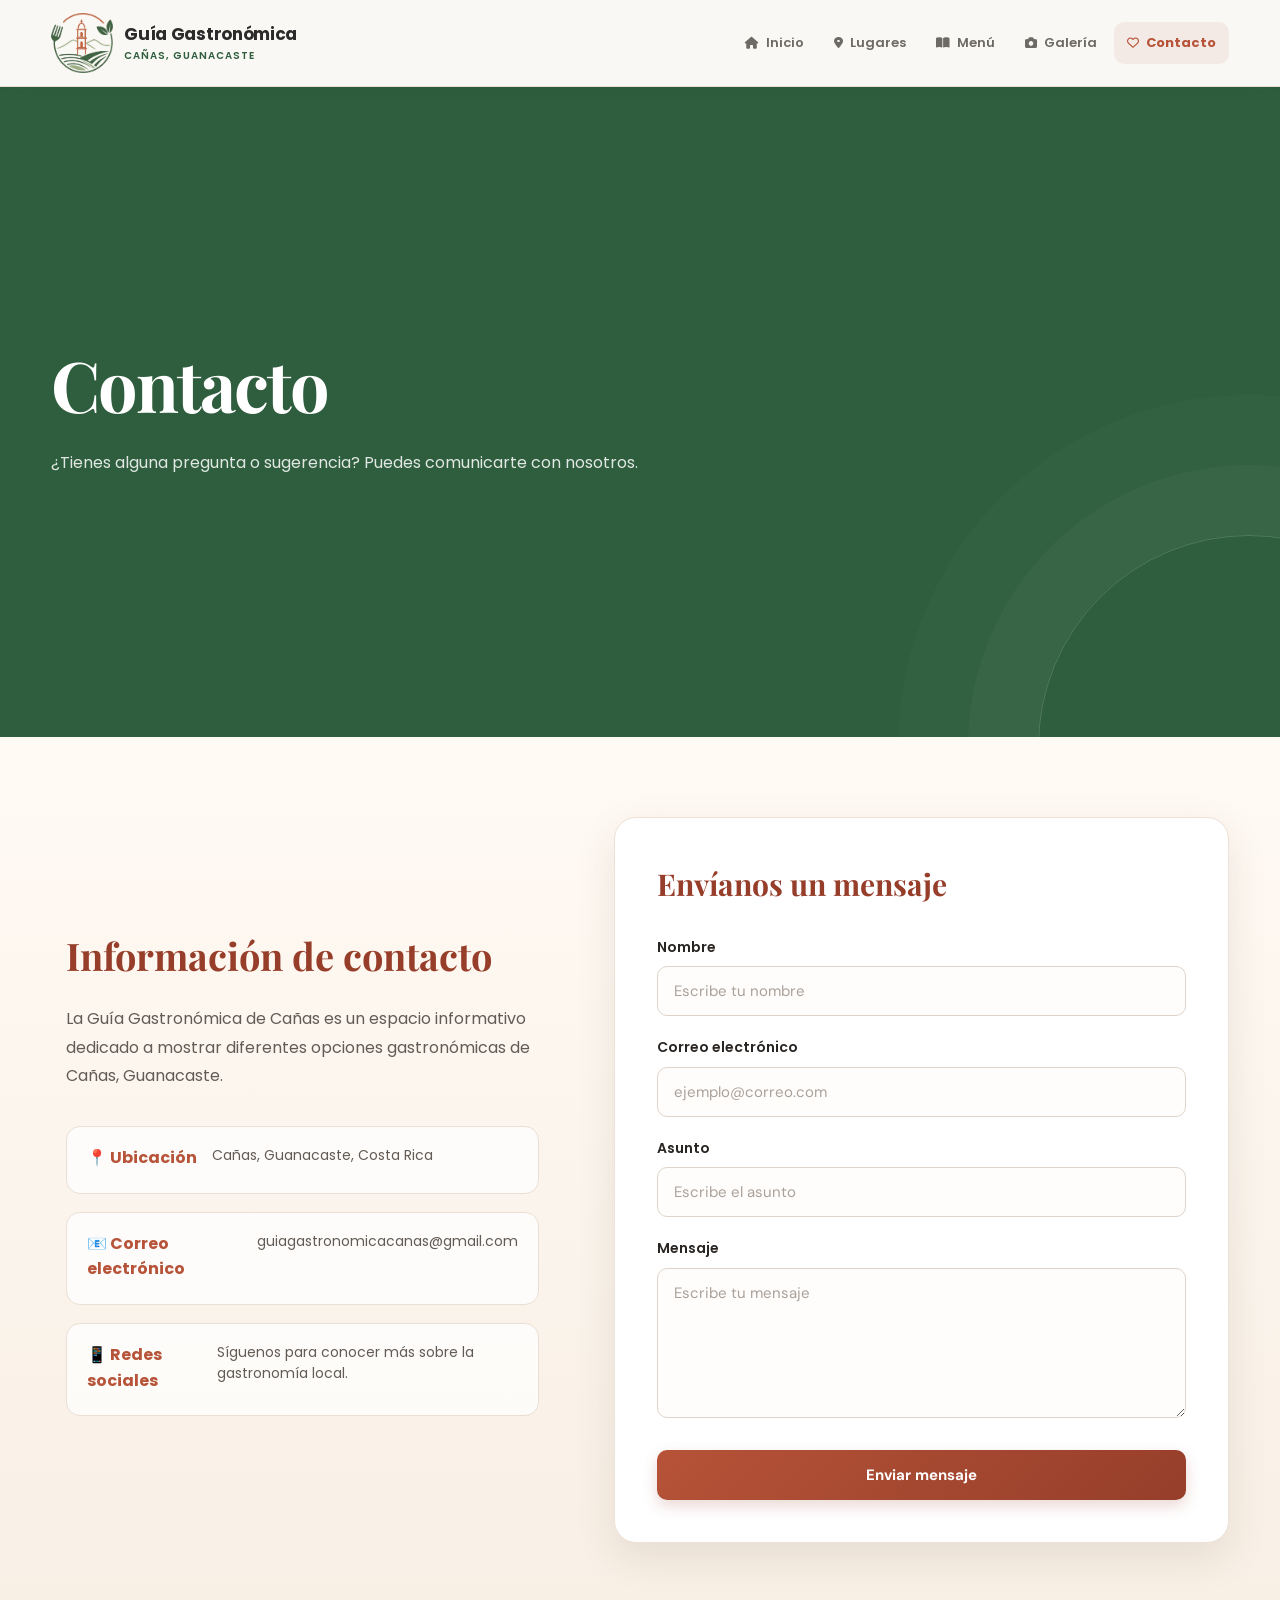
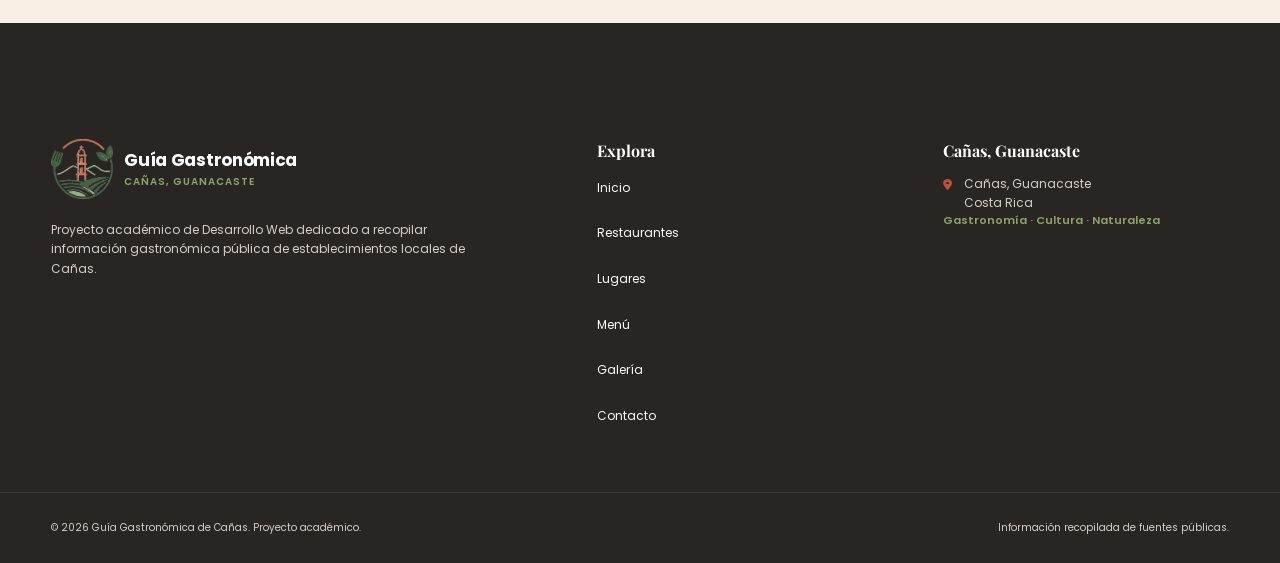
<file: contacto.html>
<!DOCTYPE html>
<html lang="es">

<head>

    <meta charset="UTF-8">

    <meta 
        name="viewport" 
        content="width=device-width, initial-scale=1.0"
    >

    <meta 
        name="description" 
        content="Galería gastronómica de Cañas, Guanacaste. Fotografías de restaurantes, comidas y lugares locales."
    >

    <meta 
        name="author" 
        content="Guía Gastronómica de Cañas"
    >

    <title>Contacto | Guía Gastronómica de Cañas</title>

    <link rel="preconnect" href="https://fonts.googleapis.com">

    <link 
        rel="preconnect" 
        href="https://fonts.gstatic.com" 
        crossorigin
    >

    <link 
        href="https://fonts.googleapis.com/css2?family=DM+Sans:wght@400;500;600;700&family=Playfair+Display:wght@600;700&display=swap" 
        rel="stylesheet"
    >

    <link rel="stylesheet" href="styles.css">

</head>

<body>

    <!-- ==============================
         ENCABEZADO
    =============================== -->
<!DOCTYPE html>
<html lang="es">

<head>

    <meta charset="UTF-8">

    <meta
        name="viewport"
        content="width=device-width, initial-scale=1.0"
    >

    <meta
        name="description"
        content="Menú de restaurantes y lugares gastronómicos de Cañas, Guanacaste."
    >

    <meta
        name="author"
        content="Guía Gastronómica de Cañas"
    >

    <meta name="theme-color" content="#B65339">

    <title>
        Menú | Guía Gastronómica de Cañas
    </title>


    <!-- =====================================================
         FAVICON
         ===================================================== -->

    <link
        rel="icon"
        type="image/png"
        href="favicon.png"
    >


    <!-- =====================================================
         HOJA DE ESTILOS
         ===================================================== -->

    <link
        rel="stylesheet"
        href="styles.css"
    >


    <!-- =====================================================
         GOOGLE FONTS
         ===================================================== -->

    <link rel="preconnect" href="https://fonts.googleapis.com">

    <link
        rel="preconnect"
        href="https://fonts.gstatic.com"
        crossorigin
    >

    <link
        href="https://fonts.googleapis.com/css2?family=Poppins:wght@400;500;600;700&display=swap"
        rel="stylesheet"
    >


    <!-- =====================================================
         FONT AWESOME
         ===================================================== -->

    <link
        rel="stylesheet"
        href="https://cdnjs.cloudflare.com/ajax/libs/font-awesome/6.5.2/css/all.min.css"
    >

</head>


<body>


    <!-- =====================================================
         HEADER
         ===================================================== -->

    <header class="header">

        <div class="contenedor header-contenido">


            <!-- LOGO -->

            <a
                href="ndex.html"
                class="logo"
                aria-label="Guía Gastronómica de Cañas - Inicio"
            >

                <img
                    src="logo.png"
                    alt="Logo de Guía Gastronómica de Cañas"
                    class="logo-imagen"
                >

                <span class="logo-texto">

                    <strong>
                        Guía Gastronómica
                    </strong>

                    <small>
                        Cañas, Guanacaste
                    </small>

                </span>

            </a>


            <!-- MENÚ MÓVIL -->

            <button
                class="menu-toggle"
                id="menu-toggle"
                aria-label="Abrir menú de navegación"
                aria-expanded="false"
            >

                <i class="fa-solid fa-bars"></i>

            </button>


            <!-- NAVEGACIÓN -->

            <nav
                class="nav"
                id="nav"
                aria-label="Navegación principal"
            >

                <ul class="nav-lista">

                    <li>

                        <a
                            href="../html/index.html"
                            class="nav-link"
                        >

                            <i class="fa-solid fa-house"></i>

                            Inicio

                        </a>

                    </li>


                    <li>

                        <a
                            href="lugares.html"
                            class="nav-link"
                        >

                            <i class="fa-solid fa-location-dot"></i>

                            Lugares

                        </a>

                    </li>


                    <li>

                        <a
                            href="menu.html"
                            class="nav-link"
                        >

                            <i class="fa-solid fa-book-open"></i>

                            Menú

                        </a>

                    </li>


                    <li>

                        <a
                            href="galeria.html"
                            class="nav-link"
                        >

                            <i class="fa-solid fa-camera"></i>

                            Galería

                        </a>

                    </li>


                    <li>

                        <a
                            href="contacto.html"
                            class="nav-link activo"
                        >

                            <i class="fa-regular fa-heart"></i>

                            Contacto

                        </a>

                    </li>

                </ul>

            </nav>

        </div>

    </header>


    <!-- ============================= -->
    <!-- CONTENIDO PRINCIPAL -->
    <!-- ============================= -->

    <main>

        <!-- HERO -->

        <section class="hero">

            <div class="contenedor">

                <h1>Contacto</h1>

                <p>
                    ¿Tienes alguna pregunta o sugerencia?
                    Puedes comunicarte con nosotros.
                </p>

            </div>

        </section>


        <!-- INFORMACIÓN DE CONTACTO -->

        <section class="contacto">

            <div class="contenedor">

                <div class="contacto-grid">

                    <!-- INFORMACIÓN -->

                    <div class="contacto-info">

                        <h2>Información de contacto</h2>

                        <p>
                            La Guía Gastronómica de Cañas es un espacio
                            informativo dedicado a mostrar diferentes
                            opciones gastronómicas de Cañas, Guanacaste.
                        </p>

                        <div class="contacto-dato">

                            <h3>📍 Ubicación</h3>

                            <p>
                                Cañas, Guanacaste, Costa Rica
                            </p>

                        </div>

                        <div class="contacto-dato">

                            <h3>📧 Correo electrónico</h3>

                            <p>
                                guiagastronomicacanas@gmail.com
                            </p>

                        </div>

                        <div class="contacto-dato">

                            <h3>📱 Redes sociales</h3>

                            <p>
                                Síguenos para conocer más sobre
                                la gastronomía local.
                            </p>

                        </div>

                    </div>


                    <!-- FORMULARIO -->

                    <div class="contacto-formulario">

                        <h2>Envíanos un mensaje</h2>

                        <form id="formulario-contacto">

                            <div class="form-grupo">

                                <label for="nombre">
                                    Nombre
                                </label>

                                <input
                                    type="text"
                                    id="nombre"
                                    name="nombre"
                                    placeholder="Escribe tu nombre"
                                    required
                                >

                            </div>


                            <div class="form-grupo">

                                <label for="correo">
                                    Correo electrónico
                                </label>

                                <input
                                    type="email"
                                    id="correo"
                                    name="correo"
                                    placeholder="ejemplo@correo.com"
                                    required
                                >

                            </div>


                            <div class="form-grupo">

                                <label for="asunto">
                                    Asunto
                                </label>

                                <input
                                    type="text"
                                    id="asunto"
                                    name="asunto"
                                    placeholder="Escribe el asunto"
                                    required
                                >

                            </div>


                            <div class="form-grupo">

                                <label for="mensaje">
                                    Mensaje
                                </label>

                                <textarea
                                    id="mensaje"
                                    name="mensaje"
                                    rows="6"
                                    placeholder="Escribe tu mensaje"
                                    required
                                ></textarea>

                            </div>


                            <button
                                type="submit"
                                class="boton"
                            >
                                Enviar mensaje
                            </button>

                        </form>

                    </div>

                </div>

            </div>

        </section>

    </main>


    <!-- =====================================================
         FOOTER
         ===================================================== -->

    <footer class="footer">


        <div class="contenedor footer-grid">


            <!-- IDENTIDAD -->

            <div class="footer-columna">


                <a 
                    href="index.html" 
                    class="logo logo-footer"
                >

                    <img 
                        src="logo.png"
                        alt="Guía Gastronómica de Cañas"
                        class="logo-imagen"
                    >


                    <span class="logo-texto">

                        <strong>
                            Guía Gastronómica
                        </strong>

                        <small>
                            Cañas, Guanacaste
                        </small>

                    </span>

                </a>


                <p>

                    Proyecto académico de Desarrollo Web dedicado
                    a recopilar información gastronómica pública
                    de establecimientos locales de Cañas.

                </p>

            </div>



            <!-- ENLACES -->

            <div class="footer-columna">


                <h3>

                    Explora

                </h3>


                <ul class="footer-enlaces">


                    <li>
                        <a href="index.html">
                            Inicio
                        </a>
                    </li>


                    <li>
                        <a href="lugares.html">
                            Restaurantes
                        </a>
                    </li>


                    <li>
                        <a href="lugares.html">
                            Lugares
                        </a>
                    </li>


                    <li>
                        <a href="../html/menu.html">
                            Menú
                        </a>
                    </li>


                    <li>
                        <a href="galeria.html">
                            Galería
                        </a>
                    </li>


                    <li>
                        <a href="contacto.html">
                            Contacto
                        </a>
                    </li>

                </ul>

            </div>



            <!-- UBICACIÓN -->

            <div class="footer-columna">


                <h3>

                    Cañas, Guanacaste

                </h3>


                <p class="footer-ubicacion">


                    <i class="fa-solid fa-location-dot"></i>


                    <span>

                        Cañas, Guanacaste<br>
                        Costa Rica

                    </span>

                </p>


                <p class="footer-frase">

                    Gastronomía · Cultura · Naturaleza

                </p>

            </div>

        </div>



        <!-- BARRA INFERIOR -->

        <div class="footer-bottom">


            <div class="contenedor footer-bottom-contenido">


                <p>

                    © 2026 Guía Gastronómica de Cañas.
                    Proyecto académico.

                </p>


                <p>

                    Información recopilada de fuentes públicas.

                </p>

            </div>

        </div>

    </footer>



    <!-- =====================================================
         JAVASCRIPT
         ===================================================== -->

    <script src="script.js"></script>
</body>
</html>
</file>
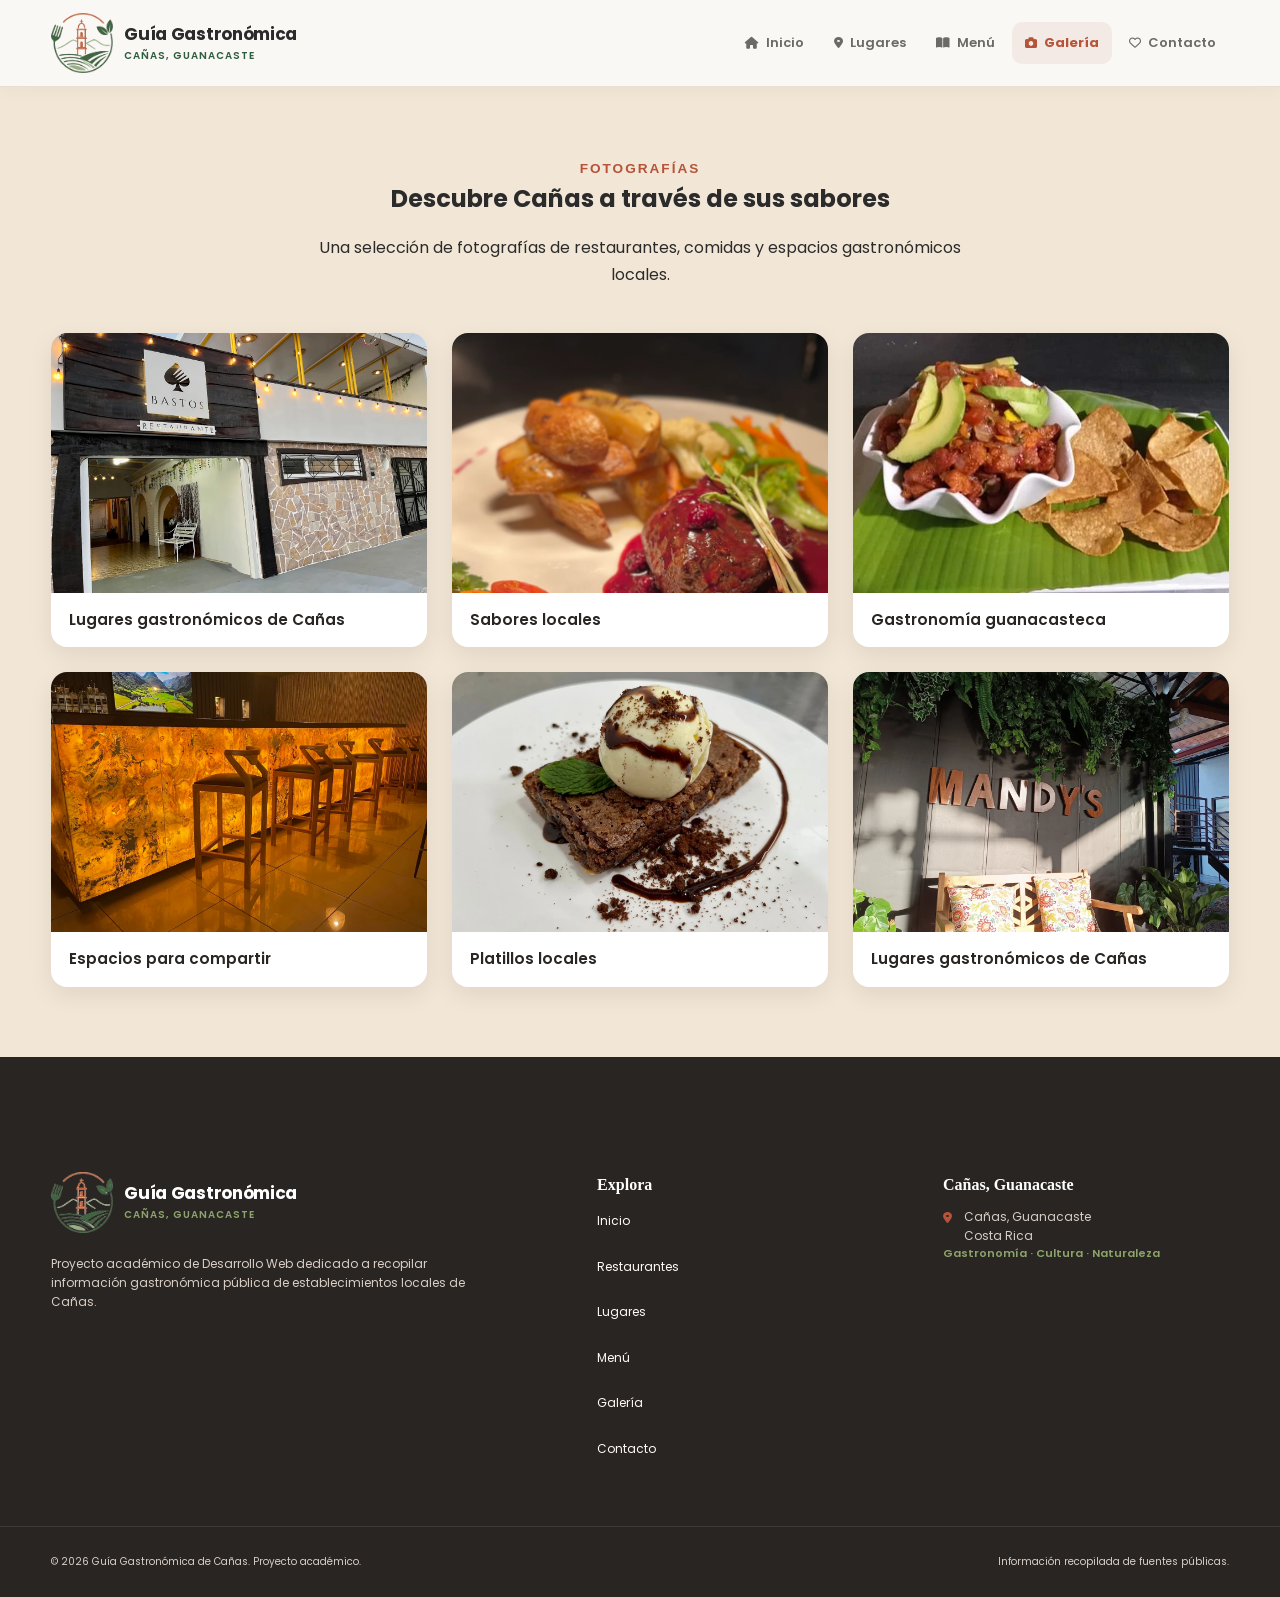
<file: galeria.html>
<!DOCTYPE html>
<html lang="es">

<head>

    <meta charset="UTF-8">

    <meta
        name="viewport"
        content="width=device-width, initial-scale=1.0"
    >

    <meta
        name="description"
        content="Galeria de restaurantes y lugares gastronómicos de Cañas, Guanacaste."
    >

    <meta
        name="author"
        content="Guía Gastronómica de Cañas"
    >

    <meta name="theme-color" content="#B65339">

    <title>
        Galeria | Guía Gastronómica de Cañas
    </title>


    <!-- =====================================================
         FAVICON
         ===================================================== -->

    <link
        rel="icon"
        type="image/png"
        href="favicon.png"
    >


    <!-- =====================================================
         HOJA DE ESTILOS
         ===================================================== -->

    <link
        rel="stylesheet"
        href="styles.css"
    >


    <!-- =====================================================
         GOOGLE FONTS
         ===================================================== -->

    <link rel="preconnect" href="https://fonts.googleapis.com">

    <link
        rel="preconnect"
        href="https://fonts.gstatic.com"
        crossorigin
    >

    <link
        href="https://fonts.googleapis.com/css2?family=Poppins:wght@400;500;600;700&display=swap"
        rel="stylesheet"
    >


    <!-- =====================================================
         FONT AWESOME
         ===================================================== -->

    <link
        rel="stylesheet"
        href="https://cdnjs.cloudflare.com/ajax/libs/font-awesome/6.5.2/css/all.min.css"
    >

</head>


<body>


    <!-- =====================================================
         HEADER
         ===================================================== -->

    <header class="header">

        <div class="contenedor header-contenido">


            <!-- LOGO -->

            <a
                href="index.html"
                class="logo"
                aria-label="Guía Gastronómica de Cañas - Inicio"
            >

                <img
                    src="logo.png"
                    alt="Logo de Guía Gastronómica de Cañas"
                    class="logo-imagen"
                >

                <span class="logo-texto">

                    <strong>
                        Guía Gastronómica
                    </strong>

                    <small>
                        Cañas, Guanacaste
                    </small>

                </span>

            </a>


            <!-- MENÚ MÓVIL -->

            <button
                class="menu-toggle"
                id="menu-toggle"
                aria-label="Abrir menú de navegación"
                aria-expanded="false"
            >

                <i class="fa-solid fa-bars"></i>

            </button>


            <!-- NAVEGACIÓN -->

            <nav
                class="nav"
                id="nav"
                aria-label="Navegación principal"
            >

                <ul class="nav-lista">

                    <li>

                        <a
                            href="index.html"
                            class="nav-link"
                        >

                            <i class="fa-solid fa-house"></i>

                            Inicio

                        </a>

                    </li>

                    <li>

                        <a
                            href="lugares.html"
                            class="nav-link"
                        >

                            <i class="fa-solid fa-location-dot"></i>

                            Lugares

                        </a>

                    </li>


                    <li>

                        <a
                            href="menu.html"
                            class="nav-link"
                        >

                            <i class="fa-solid fa-book-open"></i>

                            Menú

                        </a>

                    </li>


                    <li>

                        <a
                            href="galeria.html"
                            class="nav-link activo"
                        >

                            <i class="fa-solid fa-camera"></i>

                            Galería

                        </a>

                    </li>


                    <li>

                        <a
                            href="contacto.html"
                            class="nav-link"
                        >

                            <i class="fa-regular fa-heart"></i>

                            Contacto

                        </a>

                    </li>

                </ul>

            </nav>

        </div>

    </header>


        <!-- ==============================
             GALERÍA
        =============================== -->

        <section class="galeria">

            <div class="contenedor">

                <div class="seccion-titulo">

                    <p class="etiqueta">
                        FOTOGRAFÍAS
                    </p>

                    <h2>
                        Descubre Cañas a través de sus sabores
                    </h2>

                    <p>
                        Una selección de fotografías de restaurantes,
                        comidas y espacios gastronómicos locales.
                    </p>

                </div>


                <div class="galeria-grid">

                    <!-- FOTO 1 -->

                    <figure class="galeria-item">

                        <img 
                            src="Galeria1.webp" 
                            alt="Restaurante local de Cañas, Guanacaste"
                            loading="lazy"
                        >

                        <figcaption>
                            Lugares gastronómicos de Cañas
                        </figcaption>

                    </figure>


                    <!-- FOTO 2 -->

                    <figure class="galeria-item">

                        <img 
                            src="Galeria2.webp" 
                            alt="Platillo servido en un restaurante de Cañas"
                            loading="lazy"
                        >

                        <figcaption>
                            Sabores locales
                        </figcaption>

                    </figure>


                    <!-- FOTO 3 -->

                    <figure class="galeria-item">

                        <img 
                            src="Galeria3.webp" 
                            alt="Comida típica de Guanacaste"
                            loading="lazy"
                        >

                        <figcaption>
                            Gastronomía guanacasteca
                        </figcaption>

                    </figure>


                    <!-- FOTO 4 -->

                    <figure class="galeria-item">

                        <img 
                            src="Galeria4webp" 
                            alt="Espacio interior de un restaurante de Cañas"
                            loading="lazy"
                        >

                        <figcaption>
                            Espacios para compartir
                        </figcaption>

                    </figure>


                    <!-- FOTO 5 -->

                    <figure class="galeria-item">

                        <img 
                            src="Galeria5.webp" 
                            alt="Platillo de comida preparado en Cañas"
                            loading="lazy"
                        >

                        <figcaption>
                            Platillos locales
                        </figcaption>

                    </figure>


                    <!-- FOTO 6 -->

                    <figure class="galeria-item">

                        <img 
                            src="Galeria6.webp" 
                            alt="Restaurante y gastronomía local de Cañas"
                            loading="lazy"
                        >

                        <figcaption>
                            Lugares gastronómicos de Cañas
                        </figcaption>

                    </figure>

                </div>

            </div>

        </section>

    </main>


    <!-- =====================================================
         FOOTER
         ===================================================== -->

    <footer class="footer">


        <div class="contenedor footer-grid">


            <!-- IDENTIDAD -->

            <div class="footer-columna">


                <a 
                    href="index.html" 
                    class="logo logo-footer"
                >

                    <img 
                        src="logo.png"
                        alt="Guía Gastronómica de Cañas"
                        class="logo-imagen"
                    >


                    <span class="logo-texto">

                        <strong>
                            Guía Gastronómica
                        </strong>

                        <small>
                            Cañas, Guanacaste
                        </small>

                    </span>

                </a>


                <p>

                    Proyecto académico de Desarrollo Web dedicado
                    a recopilar información gastronómica pública
                    de establecimientos locales de Cañas.

                </p>

            </div>



            <!-- ENLACES -->

            <div class="footer-columna">


                <h3>

                    Explora

                </h3>


                <ul class="footer-enlaces">


                    <li>
                        <a href="index.html">
                            Inicio
                        </a>
                    </li>


                    <li>
                        <a href="lugares.html">
                            Restaurantes
                        </a>
                    </li>


                    <li>
                        <a href="lugares.html">
                            Lugares
                        </a>
                    </li>


                    <li>
                        <a href="menu.html">
                            Menú
                        </a>
                    </li>


                    <li>
                        <a href="galeria.html">
                            Galería
                        </a>
                    </li>


                    <li>
                        <a href="contacto.html">
                            Contacto
                        </a>
                    </li>

                </ul>

            </div>



            <!-- UBICACIÓN -->

            <div class="footer-columna">


                <h3>

                    Cañas, Guanacaste

                </h3>


                <p class="footer-ubicacion">


                    <i class="fa-solid fa-location-dot"></i>


                    <span>

                        Cañas, Guanacaste<br>
                        Costa Rica

                    </span>

                </p>


                <p class="footer-frase">

                    Gastronomía · Cultura · Naturaleza

                </p>

            </div>

        </div>



        <!-- BARRA INFERIOR -->

        <div class="footer-bottom">


            <div class="contenedor footer-bottom-contenido">


                <p>

                    © 2026 Guía Gastronómica de Cañas.
                    Proyecto académico.

                </p>


                <p>

                    Información recopilada de fuentes públicas.

                </p>

            </div>

        </div>

    </footer>



    <!-- =====================================================
         JAVASCRIPT
         ===================================================== -->

    <script src="script.js"></script>
</body>
</html>
</file>
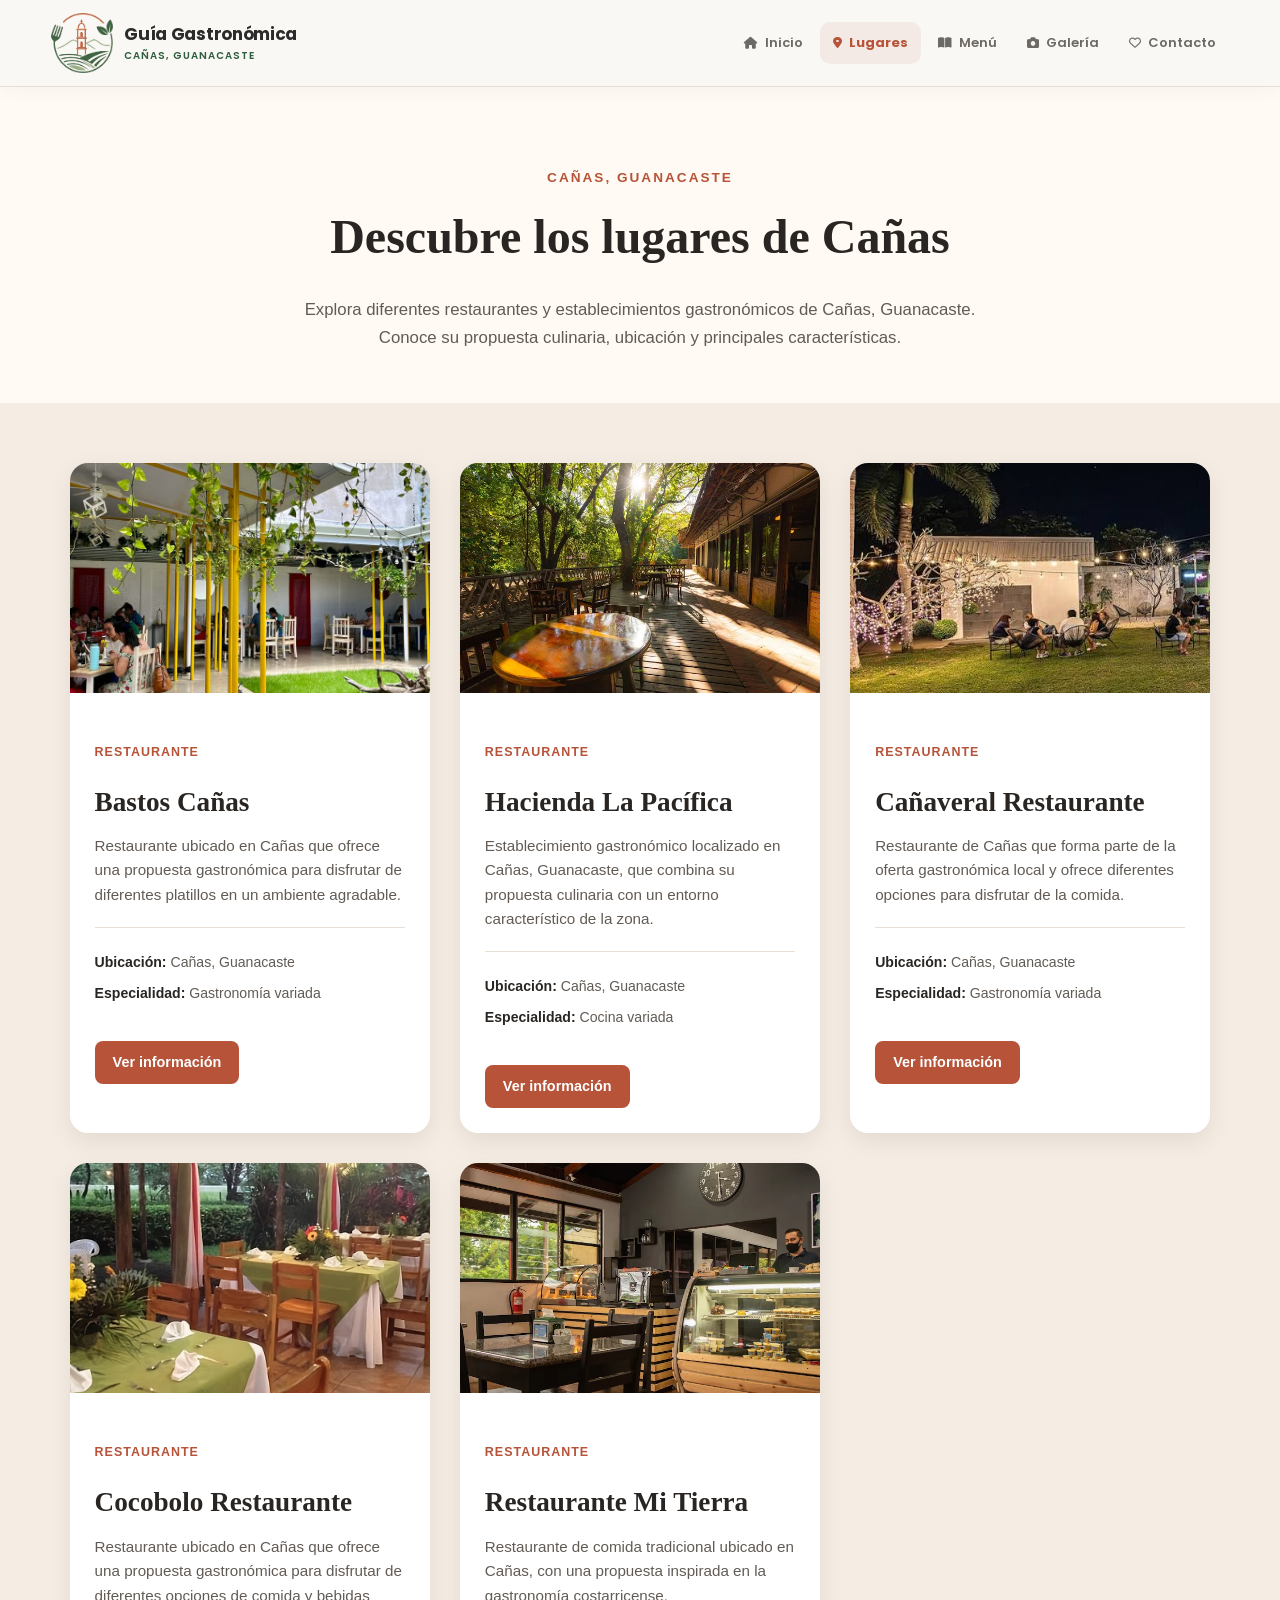
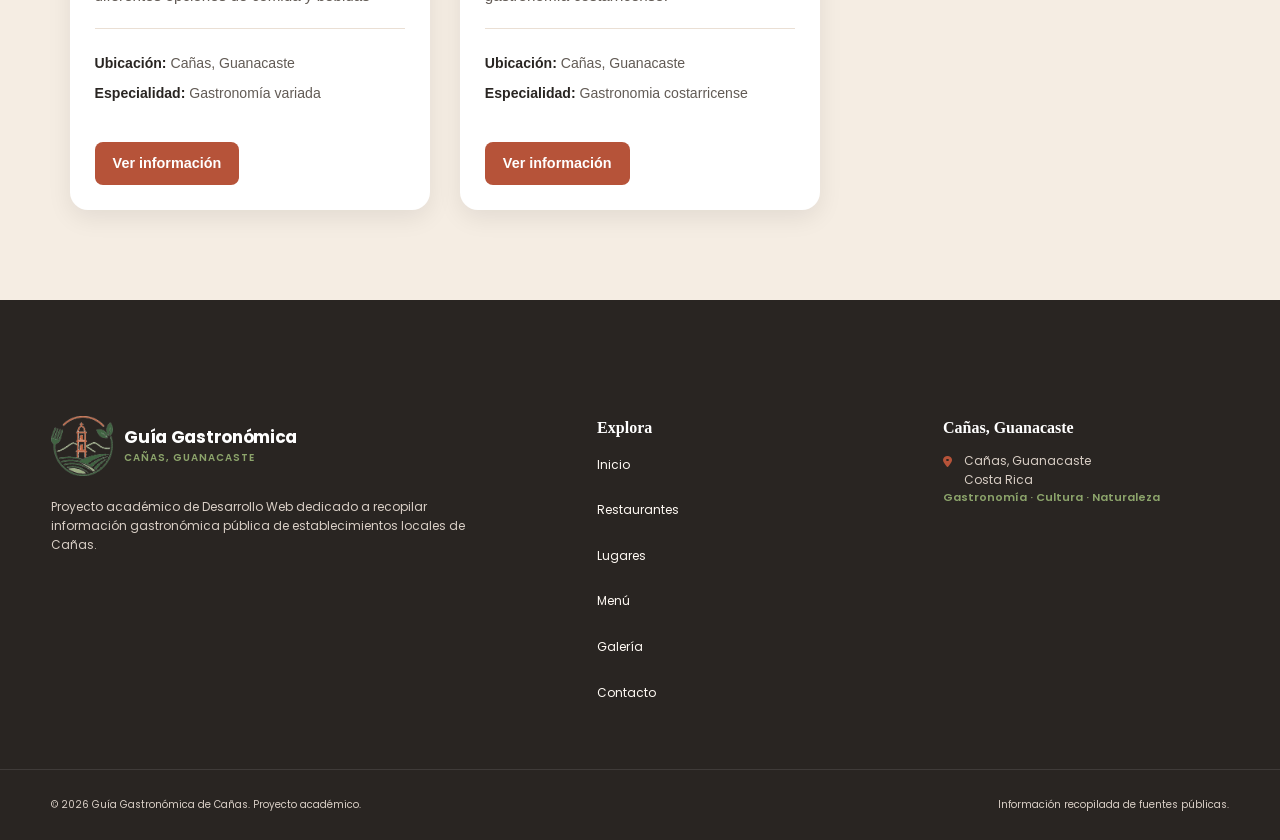
<file: lugares.html>
<!DOCTYPE html>
<html lang="es">

<head>

    <meta charset="UTF-8">

    <meta
        name="viewport"
        content="width=device-width, initial-scale=1.0"
    >

    <meta
        name="description"
        content="Menú de restaurantes y lugares gastronómicos de Cañas, Guanacaste."
    >

    <meta
        name="author"
        content="Guía Gastronómica de Cañas"
    >

    <meta name="theme-color" content="#B65339">

    <title>
        Lugares | Guía Gastronómica de Cañas
    </title>


    <!-- =====================================================
         FAVICON
         ===================================================== -->

    <link
        rel="icon"
        type="image/png"
        href="favicon.png"
    >


    <!-- =====================================================
         HOJA DE ESTILOS
         ===================================================== -->

    <link
        rel="stylesheet"
        href="styles.css"
    >


    <!-- =====================================================
         GOOGLE FONTS
         ===================================================== -->

    <link rel="preconnect" href="https://fonts.googleapis.com">

    <link
        rel="preconnect"
        href="https://fonts.gstatic.com"
        crossorigin
    >

    <link
        href="https://fonts.googleapis.com/css2?family=Poppins:wght@400;500;600;700&display=swap"
        rel="stylesheet"
    >


    <!-- =====================================================
         FONT AWESOME
         ===================================================== -->

    <link
        rel="stylesheet"
        href="https://cdnjs.cloudflare.com/ajax/libs/font-awesome/6.5.2/css/all.min.css"
    >

</head>


<body>


    <!-- =====================================================
         HEADER
         ===================================================== -->

    <header class="header">

        <div class="contenedor header-contenido">


            <!-- LOGO -->

            <a
                href="index.html"
                class="logo"
                aria-label="Guía Gastronómica de Cañas - Inicio"
            >

                <img
                    src="logo.png"
                    alt="Logo de Guía Gastronómica de Cañas"
                    class="logo-imagen"
                >

                <span class="logo-texto">

                    <strong>
                        Guía Gastronómica
                    </strong>

                    <small>
                        Cañas, Guanacaste
                    </small>

                </span>

            </a>


            <!-- MENÚ MÓVIL -->

            <button
                class="menu-toggle"
                id="menu-toggle"
                aria-label="Abrir menú de navegación"
                aria-expanded="false"
            >

                <i class="fa-solid fa-bars"></i>

            </button>


            <!-- NAVEGACIÓN -->

            <nav
                class="nav"
                id="nav"
                aria-label="Navegación principal"
            >

                <ul class="nav-lista">

                    <li>

                        <a
                            href="index.html"
                            class="nav-link"
                        >

                            <i class="fa-solid fa-house"></i>

                            Inicio

                        </a>

                    </li>

                    <li>

                        <a
                            href="lugares.html"
                            class="nav-link activo"
                        >

                            <i class="fa-solid fa-location-dot"></i>

                            Lugares

                        </a>

                    </li>


                    <li>

                        <a
                            href="menu.html"
                            class="nav-link"
                        >

                            <i class="fa-solid fa-book-open"></i>

                            Menú

                        </a>

                    </li>


                    <li>

                        <a
                            href="galeria.html"
                            class="nav-link"
                        >

                            <i class="fa-solid fa-camera"></i>

                            Galería

                        </a>

                    </li>


                    <li>

                        <a
                            href="contacto.html"
                            class="nav-link"
                        >

                            <i class="fa-regular fa-heart"></i>

                            Contacto

                        </a>

                    </li>

                </ul>

            </nav>

        </div>

    </header>




    <!-- PRESENTACIÓN -->
    <main>

        <section class="lugares-intro">
            <div class="contenedor">
                <p class="etiqueta">CAÑAS, GUANACASTE</p>

                <h1>Descubre los lugares de Cañas</h1>

                <p>
                    Explora diferentes restaurantes y establecimientos
                    gastronómicos de Cañas, Guanacaste. Conoce su propuesta
                    culinaria, ubicación y principales características.
                </p>
            </div>
        </section>


        <!-- LUGARES -->
        <section class="lugares-seccion">
            <div class="contenedor">

                <div class="lugares-grid">

                    <!-- BASTOS CAÑAS -->
                    <article class="lugar-card">

                        <div class="lugar-imagen">
                            <img src="Bastos.avif"
                                 alt="Fachada de Bastos Cañas">
                        </div>

                        <div class="lugar-info">

                            <span class="lugar-tipo">
                                Restaurante
                            </span>

                            <h2>Bastos Cañas</h2>

                            <p class="lugar-descripcion">
                                Restaurante ubicado en Cañas que ofrece una
                                propuesta gastronómica para disfrutar de
                                diferentes platillos en un ambiente agradable.
                            </p>

                            <div class="lugar-datos">
                                <p>
                                    <strong> Ubicación:</strong>
                                    Cañas, Guanacaste
                                </p>

                                <p>
                                    <strong> Especialidad:</strong>
                                    Gastronomía variada
                                </p>
                            </div>

                            <a href="menu.html" class="btn-lugar">
                                Ver información
                            </a>

                        </div>
                    </article>


                    <!-- HACIENDA LA PACÍFICA -->
                    <article class="lugar-card">

                        <div class="lugar-imagen">
                            <img src="LaPacifica.webp"
                                 alt="Hacienda La Pacífica">
                        </div>

                        <div class="lugar-info">

                            <span class="lugar-tipo">
                                Restaurante
                            </span>

                            <h2>Hacienda La Pacífica</h2>

                            <p class="lugar-descripcion">
                                Establecimiento gastronómico localizado en
                                Cañas, Guanacaste, que combina su propuesta
                                culinaria con un entorno característico de la
                                zona.
                            </p>

                            <div class="lugar-datos">
                                <p>
                                    <strong> Ubicación:</strong>
                                    Cañas, Guanacaste
                                </p>

                                <p>
                                    <strong> Especialidad:</strong>
                                    Cocina variada
                                </p>
                            </div>

                            <a href="menu.html" class="btn-lugar">
                                Ver información
                            </a>

                        </div>
                    </article>


                    <!-- CAÑAVERAL -->
                    <article class="lugar-card">

                        <div class="lugar-imagen">
                            <img src="Canaveral.jpg"
                                 alt="Cañaveral Restaurante">
                        </div>

                        <div class="lugar-info">

                            <span class="lugar-tipo">
                                Restaurante
                            </span>

                            <h2>Cañaveral Restaurante</h2>

                            <p class="lugar-descripcion">
                                Restaurante de Cañas que forma parte de la
                                oferta gastronómica local y ofrece diferentes
                                opciones para disfrutar de la comida.
                            </p>

                            <div class="lugar-datos">
                                <p>
                                    <strong> Ubicación:</strong>
                                    Cañas, Guanacaste
                                </p>

                                <p>
                                    <strong> Especialidad:</strong>
                                    Gastronomía variada
                                </p>
                            </div>

                            <a href="menu.html" class="btn-lugar">
                                Ver información
                            </a>

                        </div>
                    </article>

                               <!-- COCOBOLO -->
                    <article class="lugar-card">

                        <div class="lugar-imagen">
                            <img src="Cocobolo.jpeg"
                                 alt="Cocobolo">
                        </div>

                        <div class="lugar-info">

                            <span class="lugar-tipo">
                                Restaurante
                            </span>

                            <h2>Cocobolo Restaurante</h2>

                            <p class="lugar-descripcion">
                               Restaurante ubicado en Cañas que ofrece
                            una propuesta gastronómica para disfrutar
                            de diferentes opciones de comida y bebidas</p>

                            </p>

                            <div class="lugar-datos">
                                <p>
                                    <strong> Ubicación:</strong>
                                    Cañas, Guanacaste
                                </p>

                                <p>
                                    <strong> Especialidad:</strong>
                                    Gastronomía variada
                                </p>
                            </div>

                            <a href="menu.html" class="btn-lugar">
                                Ver información
                            </a>

                        </div>
                    </article>
                               <!-- MI TIERRA -->
                    <article class="lugar-card">

                        <div class="lugar-imagen">
                            <img src="Mitierra.webp"
                                 alt="Mi tierra">
                        </div>

                        <div class="lugar-info">

                            <span class="lugar-tipo">
                                Restaurante
                            </span>

                            <h2>Restaurante Mi Tierra</h2>

                            <p class="lugar-descripcion">
                         Restaurante de comida tradicional ubicado
                         en Cañas, con una propuesta inspirada en
                         la gastronomía costarricense.

                            </p>

                            <div class="lugar-datos">
                                <p>
                                    <strong> Ubicación:</strong>
                                    Cañas, Guanacaste
                                </p>

                                <p>
                                    <strong> Especialidad:</strong>
                                       Gastronomia costarricense
                                </p>
                            </div>

                            <a href="menu.html" class="btn-lugar">
                                Ver información
                            </a>

                        </div>
                    </article>

                </div>

            </div>
        </section>

    </main>





    <!-- =====================================================
         FOOTER
         ===================================================== -->

    <footer class="footer">


        <div class="contenedor footer-grid">


            <!-- IDENTIDAD -->

            <div class="footer-columna">


                <a 
                    href="index.html" 
                    class="logo logo-footer"
                >

                    <img 
                        src="logo.png"
                        alt="Guía Gastronómica de Cañas"
                        class="logo-imagen"
                    >


                    <span class="logo-texto">

                        <strong>
                            Guía Gastronómica
                        </strong>

                        <small>
                            Cañas, Guanacaste
                        </small>

                    </span>

                </a>


                <p>

                    Proyecto académico de Desarrollo Web dedicado
                    a recopilar información gastronómica pública
                    de establecimientos locales de Cañas.

                </p>

            </div>



            <!-- ENLACES -->

            <div class="footer-columna">


                <h3>

                    Explora

                </h3>


                <ul class="footer-enlaces">


                    <li>
                        <a href="index.html">
                            Inicio
                        </a>
                    </li>


                    <li>
                        <a href="lugares.html">
                            Restaurantes
                        </a>
                    </li>


                    <li>
                        <a href="lugares.html">
                            Lugares
                        </a>
                    </li>


                    <li>
                        <a href="menu.html">
                            Menú
                        </a>
                    </li>


                    <li>
                        <a href="galeria.html">
                            Galería
                        </a>
                    </li>


                    <li>
                        <a href="contacto.html">
                            Contacto
                        </a>
                    </li>

                </ul>

            </div>



            <!-- UBICACIÓN -->

            <div class="footer-columna">


                <h3>

                    Cañas, Guanacaste

                </h3>


                <p class="footer-ubicacion">


                    <i class="fa-solid fa-location-dot"></i>


                    <span>

                        Cañas, Guanacaste<br>
                        Costa Rica

                    </span>

                </p>


                <p class="footer-frase">

                    Gastronomía · Cultura · Naturaleza

                </p>

            </div>

        </div>



        <!-- BARRA INFERIOR -->

        <div class="footer-bottom">


            <div class="contenedor footer-bottom-contenido">


                <p>

                    © 2026 Guía Gastronómica de Cañas.
                    Proyecto académico.

                </p>


                <p>

                    Información recopilada de fuentes públicas.

                </p>

            </div>

        </div>

    </footer>



    <!-- =====================================================
         JAVASCRIPT
         ===================================================== -->

    <script src="script.js"></script>
</body>
</html>
</file>
<file: styles.css>
/* =========================================================
   GUÍA GASTRONÓMICA DE CAÑAS
   SISTEMA VISUAL PRINCIPAL
   ========================================================= */


/* =========================================================
   1. VARIABLES
   ========================================================= */

:root {

    /* PALETA OFICIAL */

    --terracota: #B65339;
    --terracota-oscuro: #963E2A;

    --verde: #2E5E3E;
    --verde-oscuro: #244B32;

    --verde-oliva: #8CA46B;

    --crema: #F2E6D6;
    --blanco: #FAF8F4;

    --texto: #2B2B2B;
    --texto-secundario: #6D6A65;

    --borde: #E3D9CC;

    /* SISTEMA */

    --ancho: 1180px;

    --radio: 18px;
    --radio-grande: 26px;

    --sombra-suave:
        0 8px 25px rgba(43, 43, 43, 0.06);

    --sombra:
        0 12px 35px rgba(43, 43, 43, 0.10);

    --sombra-fuerte:
        0 18px 45px rgba(43, 43, 43, 0.15);

    --transicion: 0.3s ease;

    --fuente:
        "Poppins",
        sans-serif;

}


/* =========================================================
   2. RESET GENERAL
   ========================================================= */

* {

    margin: 0;
    padding: 0;

    box-sizing: border-box;

}

html {

    scroll-behavior: smooth;

}

body {

    font-family: var(--fuente);

    background: var(--blanco);

    color: var(--texto);

    line-height: 1.6;

    overflow-x: hidden;

}

img {

    display: block;

    width: 100%;

}

a {

    text-decoration: none;

    color: inherit;

}

ul {

    list-style: none;

}

button {

    font-family: inherit;

}

button,
a {

    -webkit-tap-highlight-color: transparent;

}


/* =========================================================
   3. CONTENEDOR
   ========================================================= */

.contenedor {

    width: 92%;

    max-width: var(--ancho);

    margin: 0 auto;

}


/* =========================================================
   4. HEADER
   ========================================================= */

.header {

    position: sticky;

    top: 0;

    z-index: 1000;

    background: rgba(250, 248, 244, 0.96);

    border-bottom:
        1px solid rgba(227, 217, 204, 0.8);

    box-shadow:
        0 3px 18px rgba(43, 43, 43, 0.04);

    backdrop-filter: blur(14px);

    -webkit-backdrop-filter: blur(14px);

}

.header-contenido {

    min-height: 86px;

    display: flex;

    align-items: center;

    justify-content: space-between;

    gap: 30px;

}


/* =========================================================
   5. LOGO
   ========================================================= */

.logo {

    display: flex;

    align-items: center;

    gap: 11px;

    flex-shrink: 0;

}

.logo-imagen {

    width: 62px;

    height: 62px;

    object-fit: contain;

    flex-shrink: 0;

}

.logo-texto {

    display: flex;

    flex-direction: column;

    line-height: 1.15;

}

.logo-texto strong {

    font-size: 17px;

    font-weight: 700;

    letter-spacing: -0.3px;

    color: var(--texto);

}

.logo-texto small {

    margin-top: 5px;

    color: var(--verde);

    font-size: 10px;

    font-weight: 600;

    letter-spacing: 1px;

    text-transform: uppercase;

}


/* =========================================================
   6. NAVEGACIÓN
   ========================================================= */

.nav-lista {

    display: flex;

    align-items: center;

    gap: 4px;

}

.nav-link {

    position: relative;

    display: flex;

    align-items: center;

    gap: 7px;

    padding: 11px 13px;

    border-radius: 10px;

    color: var(--texto-secundario);

    font-size: 13px;

    font-weight: 600;

    transition:
        color var(--transicion),
        background var(--transicion);

}

.nav-link i {

    font-size: 12px;

    transition:
        color var(--transicion);

}

.nav-link:hover {

    color: var(--terracota);

    background: rgba(182, 83, 57, 0.06);

}

.nav-link.activo {

    color: var(--terracota);

    background: rgba(182, 83, 57, 0.08);

}

.nav-link.activo i {

    color: var(--terracota);

}


/* =========================================================
   7. MENÚ MÓVIL
   ========================================================= */

.menu-toggle {

    display: none;

    width: 44px;

    height: 44px;

    align-items: center;

    justify-content: center;

    border:
        1px solid var(--borde);

    border-radius: 12px;

    background: var(--blanco);

    color: var(--verde);

    font-size: 18px;

    cursor: pointer;

    transition:
        background var(--transicion),
        color var(--transicion),
        border-color var(--transicion);

}

.menu-toggle:hover {

    background: var(--verde);

    color: var(--blanco);

    border-color: var(--verde);

}


/* =========================================================
   8. HERO
   ========================================================= */

.hero {

    position: relative;

    min-height: 650px;

    display: flex;

    align-items: center;

    overflow: hidden;

    background:
        var(--verde);

}


/* Imagen */

.hero-fondo {
    position: absolute;
    inset: 0;

    background:
        linear-gradient(
            90deg,
            rgba(30, 57, 39, 0.93) 0%,
            rgba(30, 57, 39, 0.78) 42%,
            rgba(30, 57, 39, 0.35) 75%,
            rgba(30, 57, 39, 0.12) 100%
        ),

        url("IMG/Banner1.jpeg")
        center / cover no-repeat;

    transform: scale(1.02);
}

/* Textura visual */

.hero::after {

    content: "";

    position: absolute;

    width: 420px;

    height: 420px;

    right: -180px;

    bottom: -220px;

    border:
        1px solid rgba(255, 255, 255, 0.16);

    border-radius: 50%;

    box-shadow:

        0 0 0 70px rgba(255, 255, 255, 0.025),

        0 0 0 140px rgba(255, 255, 255, 0.018);

}


/* Contenido */

.hero-contenido {

    position: relative;

    z-index: 2;

}

.hero-texto {

    max-width: 680px;

    padding: 90px 0;

}


/* =========================================================
   9. ETIQUETA DEL HERO
   ========================================================= */

.hero-etiqueta {

    display: inline-flex;

    align-items: center;

    gap: 8px;

    margin-bottom: 24px;

    padding: 8px 14px;

    border:
        1px solid rgba(255, 255, 255, 0.25);

    border-radius: 50px;

    background:
        rgba(255, 255, 255, 0.08);

    color: #F2E6D6;

    font-size: 12px;

    font-weight: 600;

    backdrop-filter: blur(8px);

}

.hero-etiqueta i {

    color: #FFFFFF;

}


/* =========================================================
   10. TÍTULO DEL HERO
   ========================================================= */

.hero h1 {

    color: #FFFFFF;

    font-size:
        clamp(42px, 6vw, 70px);

    font-weight: 700;

    line-height: 1.08;

    letter-spacing: -2px;

}

.hero h1 span {

    display: block;

    color: #D7E0C9;

}


/* =========================================================
   11. TEXTO DEL HERO
   ========================================================= */

.hero p {

    max-width: 600px;

    margin-top: 25px;

    color:
        rgba(255, 255, 255, 0.86);

    font-size: 16px;

    line-height: 1.85;

}


/* =========================================================
   12. BOTONES
   ========================================================= */

.hero-botones {

    display: flex;

    flex-wrap: wrap;

    gap: 12px;

    margin-top: 34px;

}

.btn {

    min-height: 48px;

    display: inline-flex;

    align-items: center;

    justify-content: center;

    gap: 9px;

    padding: 12px 23px;

    border-radius: 50px;

    font-size: 13px;

    font-weight: 700;

    cursor: pointer;

    transition:
        transform var(--transicion),
        background var(--transicion),
        color var(--transicion),
        box-shadow var(--transicion),
        border-color var(--transicion);

}

.btn:hover {

    transform: translateY(-2px);

}


/* Botón principal */

.btn-principal {

    background: var(--terracota);

    color: #FFFFFF;

    box-shadow:
        0 9px 24px rgba(182, 83, 57, 0.30);

}

.btn-principal:hover {

    background:
        var(--terracota-oscuro);

    box-shadow:
        0 12px 28px rgba(182, 83, 57, 0.36);

}


/* Botón secundario */

.btn-secundario {

    border:
        1px solid rgba(255, 255, 255, 0.48);

    background:
        rgba(255, 255, 255, 0.08);

    color: #FFFFFF;

    backdrop-filter: blur(7px);

}

.btn-secundario:hover {

    background:
        rgba(255, 255, 255, 0.18);

    border-color:
        rgba(255, 255, 255, 0.75);

}


/* =========================================================
   13. SECCIONES
   ========================================================= */

.seccion {

    padding: 90px 0;

}

.seccion-encabezado {

    display: flex;

    align-items: flex-end;

    justify-content: space-between;

    gap: 30px;

    margin-bottom: 45px;

}

.seccion-encabezado.centrado {

    display: block;

    text-align: center;

}

.etiqueta-seccion {

    display: inline-block;

    margin-bottom: 9px;

    color: var(--terracota);

    font-size: 11px;

    font-weight: 700;

    letter-spacing: 1.6px;

    text-transform: uppercase;

}

.seccion h2 {

    color: var(--texto);

    font-size:
        clamp(30px, 4vw, 44px);

    font-weight: 700;

    line-height: 1.15;

    letter-spacing: -1px;

}

.seccion-subtitulo {

    max-width: 650px;

    margin: 15px auto 0;

    color: var(--texto-secundario);

    font-size: 14px;

    line-height: 1.8;

}


/* =========================================================
   14. INTRODUCCIÓN
   ========================================================= */

.introduccion {

    position: relative;

    background: var(--blanco);

}

.introduccion-grid {

    display: grid;

    grid-template-columns:
        1fr 1fr;

    align-items: center;

    gap: 65px;

}


/* Imagen */

.introduccion-imagen {

    position: relative;

    overflow: hidden;

    border-radius: var(--radio-grande);

    background: var(--crema);

    box-shadow: var(--sombra);

}

.introduccion-imagen img {

    height: 460px;

    object-fit: cover;

    transition:
        transform 0.6s ease;

}

.introduccion-imagen:hover img {

    transform: scale(1.04);

}


/* Etiqueta sobre imagen */

.imagen-decoracion {

    position: absolute;

    left: 20px;

    bottom: 20px;

    padding: 8px 14px;

    border-radius: 50px;

    background:
        rgba(250, 248, 244, 0.94);

    color: var(--verde);

    font-size: 11px;

    font-weight: 700;

    box-shadow:
        0 5px 18px rgba(0, 0, 0, 0.12);

}


/* Texto */

.introduccion-texto {

    max-width: 540px;

}

.introduccion-texto p {

    margin-bottom: 18px;

    color: var(--texto-secundario);

    font-size: 14px;

    line-height: 1.9;

}


/* =========================================================
   15. ENLACE CON FLECHA
   ========================================================= */

.enlace-flecha {

    display: inline-flex;

    align-items: center;

    gap: 9px;

    margin-top: 10px;

    color: var(--terracota);

    font-size: 13px;

    font-weight: 700;

    transition:
        gap var(--transicion),
        color var(--transicion);

}

.enlace-flecha:hover {

    gap: 14px;

    color:
        var(--terracota-oscuro);

}


/* =========================================================
   16. RESTAURANTES DESTACADOS
   ========================================================= */

.destacados {

    background: var(--crema);

}


/* =========================================================
   17. VER TODOS
   ========================================================= */

.ver-todos {

    display: inline-flex;

    align-items: center;

    gap: 8px;

    color: var(--verde);

    font-size: 13px;

    font-weight: 700;

    white-space: nowrap;

    transition:
        gap var(--transicion),
        color var(--transicion);

}

.ver-todos:hover {

    gap: 13px;

    color:
        var(--terracota);

}


/* =========================================================
   18. GRID DE RESTAURANTES
   ========================================================= */

.restaurantes-grid {

    display: grid;

    grid-template-columns:
        repeat(3, 1fr);

    gap: 24px;

}


/* =========================================================
   19. TARJETAS
   ========================================================= */

.restaurante-card {

    position: relative;

    overflow: hidden;

    display: flex;

    flex-direction: column;

    background:
        var(--blanco);

    border:
        1px solid var(--borde);

    border-radius:
        var(--radio);

    box-shadow:
        var(--sombra-suave);

    transition:
        transform var(--transicion),
        box-shadow var(--transicion);

}

.restaurante-card:hover {

    transform:
        translateY(-7px);

    box-shadow:
        var(--sombra);

}


/* =========================================================
   20. IMAGEN DE LAS TARJETAS
   ========================================================= */

.card-imagen {

    position: relative;

    height: 225px;

    overflow: hidden;

    background:
        var(--crema);

}

.card-imagen img {

    width: 100%;

    height: 100%;

    object-fit: cover;

    transition:
        transform 0.6s ease;

}

.restaurante-card:hover
.card-imagen img {

    transform:
        scale(1.06);

}


/* =========================================================
   21. ETIQUETA DE TARJETA
   ========================================================= */

.card-etiqueta {

    position: absolute;

    top: 14px;

    left: 14px;

    padding:
        6px 12px;

    border-radius:
        50px;

    background:
        var(--terracota);

    color:
        #FFFFFF;

    font-size:
        10px;

    font-weight:
        700;

    letter-spacing:
        0.4px;

    text-transform:
        uppercase;

    box-shadow:
        0 4px 12px rgba(0, 0, 0, 0.12);

}







/* =========================================================
   23. CONTENIDO DE TARJETAS
   ========================================================= */

.card-contenido {

    flex: 1;

    display: flex;

    flex-direction: column;

    padding: 23px;

}


/* Tipo */

.card-tipo {

    margin-bottom: 5px;

    color:
        var(--terracota);

    font-size:
        10px;

    font-weight:
        700;

    letter-spacing:
        1.2px;

}


/* Título */

.card-contenido h3 {

    margin-bottom: 9px;

    color:
        var(--texto);

    font-size:
        20px;

    font-weight:
        700;

    line-height:
        1.35;

}


/* Descripción */

.card-descripcion {

    color:
        var(--texto-secundario);

    font-size:
        12px;

    line-height:
        1.75;

}


/* =========================================================
   24. DATOS DE TARJETA
   ========================================================= */

.card-datos {

    display: flex;

    flex-direction: column;

    gap: 8px;

    margin-top: 18px;

    padding-top: 15px;

    border-top:
        1px solid var(--borde);

}

.card-datos span {

    display: flex;

    align-items: center;

    gap: 8px;

    color:
        var(--texto-secundario);

    font-size:
        11px;

}

.card-datos i {

    width: 16px;

    color:
        var(--verde);

    text-align:
        center;

}


/* =========================================================
   25. BOTÓN DE TARJETA
   ========================================================= */

.card-boton {

    display: flex;

    align-items: center;

    justify-content: space-between;

    gap: 10px;

    margin-top: auto;

    padding-top: 20px;

    color:
        var(--terracota);

    font-size:
        12px;

    font-weight:
        700;

    transition:
        gap var(--transicion),
        color var(--transicion);

}

.card-boton:hover {

    gap: 15px;

    color:
        var(--terracota-oscuro);

}


/* =========================================================
   26. CATEGORÍAS
   ========================================================= */

.categorias {

    background:
        var(--blanco);

}


/* Grid */

.categorias-grid {

    display: grid;

    grid-template-columns:
        repeat(4, 1fr);

    gap: 18px;

}


/* Tarjeta */

.categoria-card {

    min-height: 145px;

    display: flex;

    flex-direction: column;

    align-items: center;

    justify-content: center;

    gap: 14px;

    padding: 25px;

    border:
        1px solid var(--borde);

    border-radius:
        var(--radio);

    background:
        var(--blanco);

    color:
        var(--verde);

    box-shadow:
        var(--sombra-suave);

    transition:
        transform var(--transicion),
        background var(--transicion),
        color var(--transicion),
        border-color var(--transicion),
        box-shadow var(--transicion);

}

.categoria-card i {

    width: 52px;

    height: 52px;

    display: flex;

    align-items: center;

    justify-content: center;

    border-radius: 50%;

    background:
        rgba(46, 94, 62, 0.09);

    color:
        var(--verde);

    font-size:
        20px;

    transition:
        background var(--transicion),
        color var(--transicion);

}

.categoria-card span {

    font-size:
        12px;

    font-weight:
        700;

}

.categoria-card:hover {

    transform:
        translateY(-5px);

    border-color:
        var(--verde-oliva);

    background:
        var(--verde);

    color:
        #FFFFFF;

    box-shadow:
        var(--sombra);

}

.categoria-card:hover i {

    background:
        rgba(255, 255, 255, 0.15);

    color:
        #FFFFFF;

}


/* =========================================================
   27. LLAMADO A LA ACCIÓN
   ========================================================= */

.llamada-accion {

    position: relative;

    overflow: hidden;

    background:
        var(--terracota);

    color:
        #FFFFFF;

}


/* Decoración circular */

.llamada-accion::before {

    content: "";

    position: absolute;

    width: 430px;

    height: 430px;

    right: -180px;

    top: -240px;

    border:
        1px solid rgba(255, 255, 255, 0.16);

    border-radius: 50%;

    box-shadow:

        0 0 0 65px rgba(255, 255, 255, 0.025),

        0 0 0 130px rgba(255, 255, 255, 0.02);

}


/* Segunda decoración */

.llamada-accion::after {

    content: "";

    position: absolute;

    width: 220px;

    height: 220px;

    left: -130px;

    bottom: -150px;

    border:
        1px solid rgba(255, 255, 255, 0.12);

    border-radius: 50%;

}


/* Contenido */

.llamada-contenido {

    position: relative;

    z-index: 2;

    min-height:
        320px;

    display: flex;

    align-items: center;

    justify-content: space-between;

    gap: 50px;

}

.llamada-contenido .etiqueta-seccion {

    color:
        var(--crema);

}

.llamada-contenido h2 {

    max-width:
        680px;

    color:
        #FFFFFF;

    font-size:
        clamp(30px, 4vw, 44px);

    font-weight:
        700;

    line-height:
        1.2;

    letter-spacing:
        -1px;

}

.llamada-contenido p {

    max-width:
        620px;

    margin-top:
        14px;

    color:
        rgba(255, 255, 255, 0.82);

    font-size:
        13px;

    line-height:
        1.8;

}


/* =========================================================
   28. BOTÓN BLANCO
   ========================================================= */

.btn-blanco {

    flex-shrink:
        0;

    background:
        var(--blanco);

    color:
        var(--terracota);

    box-shadow:
        0 9px 25px rgba(0, 0, 0, 0.14);

}

.btn-blanco:hover {

    background:
        var(--crema);

    color:
        var(--terracota-oscuro);

}


/* =========================================================
   29. FOOTER
   ========================================================= */

.footer {

    background:
        var(--verde-oscuro);

    color:
        #FFFFFF;

}


/* Grid */

.footer-grid {

    display: grid;

    grid-template-columns:
        1.7fr 1fr 1fr;

    gap:
        60px;

    padding:
        65px 0;

}


/* Logo */

.logo-footer {

    margin-bottom:
        20px;

}

.logo-footer .logo-imagen {

    width:
        62px;

    height:
        62px;

}

.logo-footer .logo-texto strong {

    color:
        #FFFFFF;

}

.logo-footer .logo-texto small {

    color:
        var(--verde-oliva);

}


/* Texto */

.footer-columna > p {

    max-width:
        390px;

    color:
        rgba(255, 255, 255, 0.68);

    font-size:
        12px;

    line-height:
        1.85;

}


/* Títulos */

.footer-columna h3 {

    margin-bottom:
        18px;

    color:
        #FFFFFF;

    font-size:
        16px;

    font-weight:
        700;

}


/* Enlaces */

.footer-enlaces {

    display:
        flex;

    flex-direction:
        column;

    gap:
        9px;

}

.footer-enlaces a {

    display:
        inline-block;

    color:
        rgba(255, 255, 255, 0.65);

    font-size:
        12px;

    transition:
        color var(--transicion),
        padding-left var(--transicion);

}

.footer-enlaces a:hover {

    padding-left:
        4px;

    color:
        #FFFFFF;

}


/* =========================================================
   30. UBICACIÓN DEL FOOTER
   ========================================================= */

.footer-ubicacion {

    display:
        flex;

    align-items:
        flex-start;

    gap:
        12px;

}

.footer-ubicacion i {

    margin-top:
        5px;

    color:
        var(--terracota);

}

.footer-frase {

    margin-top:
        16px;

    color:
        var(--verde-oliva) !important;

    font-size:
        11px !important;

    font-weight:
        600;

}


/* =========================================================
   31. FOOTER INFERIOR
   ========================================================= */

.footer-bottom {

    border-top:
        1px solid rgba(255, 255, 255, 0.10);

}

.footer-bottom-contenido {

    min-height:
        70px;

    display:
        flex;

    align-items:
        center;

    justify-content:
        space-between;

    gap:
        20px;

}

.footer-bottom p {

    color:
        rgba(255, 255, 255, 0.45);

    font-size:
        10px;

}


/* =========================================================
   32. RESPONSIVE - TABLET
   ========================================================= */

@media (max-width: 1050px) {

    .nav-link {

        padding:
            10px 9px;

        font-size:
            12px;

    }

    .nav-link i {

        display:
            none;

    }

    .restaurantes-grid {

        grid-template-columns:
            repeat(2, 1fr);

    }

}


/* =========================================================
   33. RESPONSIVE - TABLET PEQUEÑA
   ========================================================= */

@media (max-width: 950px) {

    /* HEADER */

    .menu-toggle {

        display:
            flex;

    }

    .nav {

        position:
            absolute;

        top:
            86px;

        left:
            0;

        right:
            0;

        display:
            none;

        padding:
            15px 4% 20px;

        background:
            var(--blanco);

        border-bottom:
            1px solid var(--borde);

        box-shadow:
            var(--sombra);

    }

    .nav.mostrar {

        display:
            block;

    }

    .nav-lista {

        flex-direction:
            column;

        align-items:
            stretch;

        gap:
            3px;

    }

    .nav-link {

        padding:
            13px 15px;

        border-radius:
            10px;

    }

    .nav-link i {

        display:
            inline-block;

        width:
            18px;

    }

    .nav-link:hover,
    .nav-link.activo {

        background:
            rgba(182, 83, 57, 0.07);

    }


    /* HERO */

    .hero {

        min-height:
            570px;

    }


    /* INTRODUCCIÓN */

    .introduccion-grid {

        gap:
            40px;

    }


    /* CATEGORÍAS */

    .categorias-grid {

        grid-template-columns:
            repeat(2, 1fr);

    }


    /* FOOTER */

    .footer-grid {

        grid-template-columns:
            1.5fr 1fr;

    }

}


/* =========================================================
   34. RESPONSIVE - MÓVIL
   ========================================================= */

@media (max-width: 680px) {

    .contenedor {

        width:
            90%;

    }


    /* HEADER */

    .header-contenido {

        min-height:
            74px;

    }

    .logo-imagen {

        width:
            52px;

        height:
            52px;

    }

    .logo-texto strong {

        font-size:
            15px;

    }

    .logo-texto small {

        font-size:
            8px;

        letter-spacing:
            0.7px;

    }

    .nav {

        top:
            74px;

    }


    /* HERO */

    .hero {

        min-height:
            650px;

    }

    .hero-fondo {

        background:

            linear-gradient(
                180deg,
                rgba(30, 57, 39, 0.50) 0%,
                rgba(30, 57, 39, 0.93) 72%
            ),

            url("IMG/Bastos_inicio.avif")
            center / cover no-repeat;

    }

    .hero-texto {

        padding:
            65px 0;

    }

    .hero-etiqueta {

        font-size:
            10px;

    }

    .hero h1 {

        font-size:
            42px;

        letter-spacing:
            -1.2px;

    }

    .hero p {

        font-size:
            14px;

        line-height:
            1.75;

    }

    .hero-botones {

        flex-direction:
            column;

    }

    .hero-botones .btn {

        width:
            100%;

    }


    /* SECCIONES */

    .seccion {

        padding:
            70px 0;

    }

    .seccion-encabezado {

        align-items:
            flex-start;

        flex-direction:
            column;

        gap:
            15px;

        margin-bottom:
            32px;

    }

    .seccion-encabezado.centrado {

        align-items:
            center;

    }

    .seccion h2 {

        font-size:
            31px;

    }


    /* INTRODUCCIÓN */

    .introduccion-grid {

        grid-template-columns:
            1fr;

        gap:
            35px;

    }

    .introduccion-imagen img {

        height:
            330px;

    }

    .introduccion-texto {

        max-width:
            none;

    }


    /* RESTAURANTES */

    .restaurantes-grid {

        grid-template-columns:
            1fr;

    }

    .card-imagen {

        height:
            220px;

    }


    /* CATEGORÍAS */

    .categorias-grid {

        grid-template-columns:
            repeat(2, 1fr);

        gap:
            12px;

    }

    .categoria-card {

        min-height:
            125px;

        padding:
            18px;

    }


    /* CTA */

    .llamada-contenido {

        min-height:
            auto;

        padding:
            70px 0;

        align-items:
            flex-start;

        flex-direction:
            column;

        gap:
            30px;

    }

    .llamada-contenido .btn {

        width:
            auto;

    }


    /* FOOTER */

    .footer-grid {

        grid-template-columns:
            1fr;

        gap:
            40px;

        padding:
            55px 0;

    }

    .footer-bottom-contenido {

        min-height:
            auto;

        padding:
            20px 0;

        align-items:
            flex-start;

        flex-direction:
            column;

        gap:
            8px;

    }

}


/* =========================================================
   35. MÓVILES PEQUEÑOS
   ========================================================= */

@media (max-width: 420px) {

    .logo-texto small {

        display:
            none;

    }

    .logo-imagen {

        width:
            48px;

        height:
            48px;

    }

    .hero h1 {

        font-size:
            37px;

    }

    .hero-etiqueta {

        font-size:
            9px;

    }

    .seccion h2 {

        font-size:
            29px;

    }

    .introduccion-imagen img {

        height:
            280px;

    }

    .card-contenido {

        padding:
            20px;

    }

    .categorias-grid {

        grid-template-columns:
            1fr;

    }

    .categoria-card {

        min-height:
            105px;

        flex-direction:
            row;

        justify-content:
            flex-start;

    }

}


/* =========================================================
   36. ACCESIBILIDAD
   ========================================================= */

:focus-visible {

    outline:
        3px solid var(--verde-oliva);

    outline-offset:
        3px;

}


/* =========================================================
   37. SELECCIÓN DE TEXTO
   ========================================================= */

::selection {

    background:
        var(--terracota);

    color:
        #FFFFFF;

}


/* =========================================
   PÁGINA DE LUGARES
   ========================================= */

/* Introducción */
.lugares-intro {
    padding: 80px 20px 50px;
    text-align: center;
    background: #fffaf4;
}

.lugares-intro .contenedor {
    max-width: 850px;
    margin: 0 auto;
}

.lugares-intro h1 {
    margin: 10px 0 20px;
    font-family: "Playfair Display", serif;
    font-size: 3rem;
    color: #292522;
}

.lugares-intro p:not(.etiqueta) {
    max-width: 700px;
    margin: 0 auto;
    font-family: "DM Sans", sans-serif;
    font-size: 1.05rem;
    line-height: 1.7;
    color: #625b55;
}

.etiqueta {
    margin: 0;
    font-family: "DM Sans", sans-serif;
    font-size: 0.85rem;
    font-weight: 700;
    letter-spacing: 2px;
    color: #b65338;
}


/* Sección de lugares */
.lugares-seccion {
    padding: 60px 20px 90px;
    background: #f5ede3;
}


/* Grid */
.lugares-grid {
    display: grid;
    grid-template-columns: repeat(3, 1fr);
    gap: 30px;
    max-width: 1200px;
    margin: 0 auto;
}


/* Tarjeta */
.lugar-card {
    overflow: hidden;
    background: #fffaf4;
    border-radius: 18px;
    box-shadow: 0 8px 25px rgba(41, 37, 34, 0.08);
    transition: transform 0.3s ease, box-shadow 0.3s ease;
}

.lugar-card:hover {
    transform: translateY(-6px);
    box-shadow: 0 14px 35px rgba(41, 37, 34, 0.14);
}


/* Imagen */
.lugar-imagen {
    width: 100%;
    height: 250px;
    overflow: hidden;
}

.lugar-imagen img {
    width: 100%;
    height: 100%;
    object-fit: cover;
    display: block;
    transition: transform 0.4s ease;
}

.lugar-card:hover .lugar-imagen img {
    transform: scale(1.05);
}


/* Información */
.lugar-info {
    padding: 25px;
}

.lugar-tipo {
    display: inline-block;
    margin-bottom: 8px;
    font-family: "DM Sans", sans-serif;
    font-size: 0.78rem;
    font-weight: 700;
    letter-spacing: 1px;
    text-transform: uppercase;
    color: #b65338;
}

.lugar-info h2 {
    margin: 0 0 14px;
    font-family: "Playfair Display", serif;
    font-size: 1.7rem;
    color: #292522;
}

.lugar-descripcion {
    margin: 0 0 20px;
    font-family: "DM Sans", sans-serif;
    font-size: 0.95rem;
    line-height: 1.6;
    color: #625b55;
}


/* Datos */
.lugar-datos {
    margin-bottom: 22px;
    padding-top: 15px;
    border-top: 1px solid #eadfd4;
}

.lugar-datos p {
    margin: 8px 0;
    font-family: "DM Sans", sans-serif;
    font-size: 0.88rem;
    color: #625b55;
}

.lugar-datos strong {
    color: #292522;
}


/* Botón */
.btn-lugar {
    display: inline-block;
    padding: 12px 20px;
    border-radius: 8px;
    background: #b65338;
    color: #fffaf4;
    font-family: "DM Sans", sans-serif;
    font-size: 0.9rem;
    font-weight: 600;
    text-decoration: none;
    transition: background 0.3s ease, transform 0.3s ease;
}

.btn-lugar:hover {
    background: #963e2a;
    transform: translateY(-2px);
}


/* =========================================
   RESPONSIVE
   ========================================= */

@media (max-width: 900px) {

    .lugares-grid {
        grid-template-columns: repeat(2, 1fr);
    }

    .lugares-intro h1 {
        font-size: 2.5rem;
    }
}


@media (max-width: 600px) {

    .lugares-intro {
        padding: 60px 20px 40px;
    }

    .lugares-intro h1 {
        font-size: 2.1rem;
    }

    .lugares-grid {
        grid-template-columns: 1fr;
        gap: 25px;
    }

    .lugar-imagen {
        height: 220px;
    }

    .lugares-seccion {
        padding: 40px 20px 60px;
    }
}
.lugar-card,
.restaurante-card,
.categoria-card {
    opacity: 0;
    transform: translateY(20px);
    transition: opacity 0.5s ease, transform 0.5s ease;
}

.lugar-card.visible,
.restaurante-card.visible,
.categoria-card.visible {
    opacity: 1;
    transform: translateY(0);
}

/* ========================================
   MENÚ GASTRONÓMICO
======================================== */

.hero-menu {
    text-align: center;
    padding: 90px 20px;
    background: linear-gradient(
        rgba(41, 37, 34, 0.72),
        rgba(41, 37, 34, 0.72)
    ),
    url("IMG/Banner.png") center/cover no-repeat;
    color: #fffaf4;
}

.hero-menu .hero-etiqueta {
    color: #d99a45;
    font-size: 0.85rem;
    font-weight: 700;
    letter-spacing: 2px;
    margin-bottom: 15px;
}

.hero-menu h1 {
    font-family: "Playfair Display", serif;
    font-size: clamp(2.5rem, 6vw, 4.5rem);
    margin: 0 0 20px;
}

.hero-menu p:last-child {
    max-width: 700px;
    margin: 0 auto;
    font-size: 1.05rem;
    line-height: 1.8;
}


/* ========================================
   SECCIONES DEL MENÚ
======================================== */

.seccion-menu {
    padding: 80px 20px;
    background-color: #fffaf4;
}

.seccion-alterna {
    background-color: #f5ede3;
}

.titulo-seccion {
    max-width: 750px;
    margin: 0 auto 45px;
    text-align: center;
}

.etiqueta-seccion {
    display: inline-block;
    margin-bottom: 10px;
    color: #b65338;
    font-size: 0.8rem;
    font-weight: 700;
    letter-spacing: 2px;
}

.titulo-seccion h2 {
    margin: 0 0 15px;
    color: #292522;
    font-family: "Playfair Display", serif;
    font-size: clamp(2rem, 4vw, 3rem);
}

.titulo-seccion p {
    margin: 0;
    color: #665e58;
    line-height: 1.7;
}


/* ========================================
   TARJETAS DEL MENÚ
======================================== */

.menu-grid {
    display: grid;
    grid-template-columns: repeat(3, 1fr);
    gap: 28px;
    max-width: 1150px;
    margin: 0 auto;
}

.menu-card {
    overflow: hidden;
    background-color: #ffffff;
    border-radius: 18px;
    box-shadow: 0 8px 25px rgba(41, 37, 34, 0.10);
    transition: transform 0.3s ease, box-shadow 0.3s ease;
}

.menu-card:hover {
    transform: translateY(-7px);
    box-shadow: 0 14px 35px rgba(41, 37, 34, 0.16);
}


/* ========================================
   IMÁGENES
======================================== */

.menu-imagen {
    width: 100%;
    height: 230px;
    overflow: hidden;
}

.menu-imagen img {
    width: 100%;
    height: 100%;
    object-fit: cover;
    display: block;
    transition: transform 0.4s ease;
}

.menu-card:hover .menu-imagen img {
    transform: scale(1.05);
}


/* ========================================
   INFORMACIÓN DE LA TARJETA
======================================== */

.menu-info {
    padding: 25px;
}

.menu-info h3 {
    margin: 0 0 10px;
    color: #292522;
    font-family: "Playfair Display", serif;
    font-size: 1.35rem;
}

.menu-info p {
    margin: 0 0 20px;
    color: #665e58;
    font-size: 0.95rem;
    line-height: 1.7;
}

.precio {
    display: inline-block;
    padding: 7px 12px;
    border-radius: 20px;
    background-color: #f5ede3;
    color: #963e2a;
    font-size: 0.85rem;
    font-weight: 700;
}


/* ========================================
   INFORMACIÓN FINAL
======================================== */

.seccion-informacion {
    padding: 65px 20px;
    background-color: #292522;
    color: #fffaf4;
}

.informacion-contenido {
    display: grid;
    grid-template-columns: 1fr 1fr;
    align-items: center;
    gap: 60px;
    max-width: 1100px;
}

.informacion-contenido .etiqueta-seccion {
    color: #d99a45;
}

.informacion-contenido h2 {
    margin: 0;
    font-family: "Playfair Display", serif;
    font-size: clamp(1.8rem, 4vw, 2.8rem);
}

.informacion-contenido p {
    margin: 0;
    color: #e8ded5;
    line-height: 1.8;
}


/* ========================================
   NAVEGACIÓN ACTIVA
======================================== */

.nav-lista a.activo {
    color: #b65338;
    font-weight: 700;
}


/* ========================================
   FOOTER
======================================== */

.footer {
    background-color: #292522;
    color: #fffaf4;
    padding-top: 50px;
}

.footer-contenido {
    display: flex;
    justify-content: space-between;
    gap: 40px;
    padding: 0 20px 40px;
}

.footer h3 {
    margin: 0 0 10px;
    font-family: "Playfair Display", serif;
}

.footer p {
    max-width: 450px;
    margin: 0;
    color: #d8cec5;
    line-height: 1.6;
}

.footer-enlaces {
    display: flex;
    flex-wrap: wrap;
    gap: 20px;
    align-content: flex-start;
}

.footer-enlaces a {
    color: #fffaf4;
    text-decoration: none;
    transition: color 0.2s ease;
}

.footer-enlaces a:hover {
    color: #d99a45;
}

.footer-copy {
    padding: 20px;
    border-top: 1px solid rgba(255, 250, 244, 0.15);
    text-align: center;
}

.footer-copy p {
    max-width: none;
    font-size: 0.85rem;
}


/* ========================================
   RESPONSIVE
======================================== */

@media (max-width: 900px) {

    .menu-grid {
        grid-template-columns: repeat(2, 1fr);
    }

    .informacion-contenido {
        grid-template-columns: 1fr;
        gap: 25px;
    }

    .footer-contenido {
        flex-direction: column;
    }

}


@media (max-width: 650px) {

    .hero-menu {
        padding: 70px 20px;
    }

    .seccion-menu {
        padding: 60px 15px;
    }

    .menu-grid {
        grid-template-columns: 1fr;
        max-width: 450px;
    }

    .menu-imagen {
        height: 240px;
    }

    .informacion-contenido {
        padding: 0 10px;
    }

    .footer-contenido {
        padding: 0 20px 35px;
    }

    .footer-enlaces {
        flex-direction: column;
        gap: 12px;
    }

}

/* ========================================
   PÁGINA DE CONTACTO
======================================== */

.contacto {
    padding: 80px 0;
    background: linear-gradient(
        180deg,
        #fffaf4 0%,
        #f8efe5 100%
    );
}

.contacto-grid {
    display: grid;
    grid-template-columns: 0.9fr 1.1fr;
    gap: 60px;
    align-items: center;
}


/* ========================================
   INFORMACIÓN
======================================== */

.contacto-info {
    padding: 15px;
}

.contacto-info h2 {
    font-family: "Playfair Display", serif;
    font-size: 38px;
    color: #963e2a;
    margin: 0 0 18px;
}

.contacto-info > p {
    color: #625b56;
    font-size: 16px;
    line-height: 1.8;
    max-width: 500px;
    margin-bottom: 35px;
}


/* ========================================
   DATOS DE CONTACTO
======================================== */

.contacto-dato {
    display: flex;
    align-items: flex-start;
    gap: 15px;
    margin-bottom: 18px;
    padding: 18px 20px;
    background-color: rgba(255, 255, 255, 0.75);
    border: 1px solid #eadfd4;
    border-radius: 14px;
    transition: transform 0.3s ease,
                box-shadow 0.3s ease;
}

.contacto-dato:hover {
    transform: translateY(-3px);
    box-shadow: 0 8px 20px rgba(70, 45, 30, 0.08);
}

.contacto-dato h3 {
    color: #b65338;
    font-size: 16px;
    margin: 0 0 4px;
}

.contacto-dato p {
    color: #625b56;
    font-size: 14px;
    line-height: 1.5;
    margin: 0;
}


/* ========================================
   FORMULARIO
======================================== */

.contacto-formulario {
    background-color: #ffffff;
    padding: 42px;
    border-radius: 22px;
    border: 1px solid #eee1d5;
    box-shadow:
        0 15px 40px rgba(70, 45, 30, 0.10);
}

.contacto-formulario h2 {
    font-family: "Playfair Display", serif;
    font-size: 30px;
    color: #963e2a;
    margin: 0 0 28px;
}


/* ========================================
   CAMPOS
======================================== */

.form-grupo {
    margin-bottom: 20px;
}

.form-grupo label {
    display: block;
    color: #292522;
    font-size: 14px;
    font-weight: 600;
    margin-bottom: 8px;
}

.form-grupo input,
.form-grupo textarea {
    width: 100%;
    box-sizing: border-box;
    padding: 14px 16px;
    border: 1px solid #ded4cb;
    border-radius: 10px;
    background-color: #fffdfb;
    color: #292522;
    font-family: "DM Sans", sans-serif;
    font-size: 15px;

    transition:
        border-color 0.3s ease,
        box-shadow 0.3s ease,
        background-color 0.3s ease;
}

.form-grupo input {
    height: 50px;
}

.form-grupo textarea {
    min-height: 135px;
    resize: vertical;
}

.form-grupo input::placeholder,
.form-grupo textarea::placeholder {
    color: #aaa19a;
}

.form-grupo input:focus,
.form-grupo textarea:focus {
    outline: none;
    border-color: #b65338;
    background-color: #ffffff;
    box-shadow:
        0 0 0 3px rgba(182, 83, 56, 0.10);
}


/* ========================================
   BOTÓN
======================================== */

.boton {
    width: 100%;
    padding: 15px 25px;
    margin-top: 5px;

    border: none;
    border-radius: 10px;

    background: linear-gradient(
        135deg,
        #b65338,
        #963e2a
    );

    color: #ffffff;

    font-family: "DM Sans", sans-serif;
    font-size: 15px;
    font-weight: 700;

    cursor: pointer;

    box-shadow:
        0 6px 15px rgba(150, 62, 42, 0.20);

    transition:
        transform 0.3s ease,
        box-shadow 0.3s ease,
        opacity 0.3s ease;
}

.boton:hover {
    transform: translateY(-2px);
    box-shadow:
        0 9px 20px rgba(150, 62, 42, 0.28);
}

.boton:active {
    transform: translateY(0);
}


/* ========================================
   HERO DE CONTACTO
======================================== */

.hero {
    position: relative;
    overflow: hidden;
}

.hero h1 {
    font-family: "Playfair Display", serif;
}


/* ========================================
   RESPONSIVE
======================================== */

@media (max-width: 900px) {

    .contacto-grid {
        grid-template-columns: 1fr;
        gap: 40px;
    }

    .contacto-info {
        padding: 0;
    }

    .contacto-info > p {
        max-width: 100%;
    }

}


@media (max-width: 600px) {

    .contacto {
        padding: 55px 15px;
    }

    .contacto-info h2 {
        font-size: 31px;
    }

    .contacto-formulario {
        padding: 28px 22px;
        border-radius: 17px;
    }

    .contacto-formulario h2 {
        font-size: 26px;
    }

    .contacto-dato {
        padding: 16px;
    }

}


@media (max-width: 400px) {

    .contacto-info h2 {
        font-size: 27px;
    }

    .contacto-formulario {
        padding: 22px 17px;
    }

}
/* ========================================
   GALERÍA
======================================== */

.galeria {
    padding: 70px 0;
    background-color: var(--crema, #fffaf4);
}

.seccion-titulo {
    max-width: 700px;
    margin: 0 auto 45px;
    text-align: center;
}

.seccion-titulo h2 {
    margin-bottom: 15px;
}

.seccion-titulo p {
    line-height: 1.7;
}


/* GRID DE GALERÍA */

.galeria-grid {
    display: grid;
    grid-template-columns: repeat(3, 1fr);
    gap: 25px;
}


/* ELEMENTO DE GALERÍA */

.galeria-item {
    margin: 0;
    overflow: hidden;
    border-radius: 16px;
    background: #ffffff;
    box-shadow: 0 8px 25px rgba(0, 0, 0, 0.08);
    transition: transform 0.3s ease;
}

.galeria-item:hover {
    transform: translateY(-5px);
}


/* IMÁGENES */

.galeria-item img {
    display: block;
    width: 100%;
    height: 260px;
    object-fit: cover;
}


/* DESCRIPCIÓN */

.galeria-item figcaption {
    padding: 15px 18px;
    font-size: 0.95rem;
    font-weight: 600;
    color: #292522;
}


/* ========================================
   RESPONSIVE
======================================== */

@media (max-width: 900px) {

    .galeria-grid {
        grid-template-columns: repeat(2, 1fr);
    }

}


@media (max-width: 600px) {

    .galeria {
        padding: 50px 0;
    }

    .galeria-grid {
        grid-template-columns: 1fr;
        gap: 20px;
    }

    .galeria-item img {
        height: 240px;
    }

}

.lugar-card {
    background: white;
    border-radius: 18px;
    overflow: hidden;
    box-shadow: 0 8px 25px rgba(0, 0, 0, 0.08);
}

.lugar-imagen img {
    width: 100%;
    height: 230px;
    object-fit: cover;
    display: block;
}

.lugar-info {
    padding: 25px;
}

.lugar-tipo {
    color: var(--terracota);
    font-weight: 600;
}

.lugar-info h2 {
    margin: 10px 0;
}

.lugar-descripcion {
    line-height: 1.6;
}

.lugar-datos p {
    margin: 8px 0;
}

.btn-lugar {
    display: inline-block;
    margin-top: 15px;
    padding: 10px 18px;
    background: var(--terracota);
    color: white;
    text-decoration: none;
    border-radius: 8px;
}
</file>
